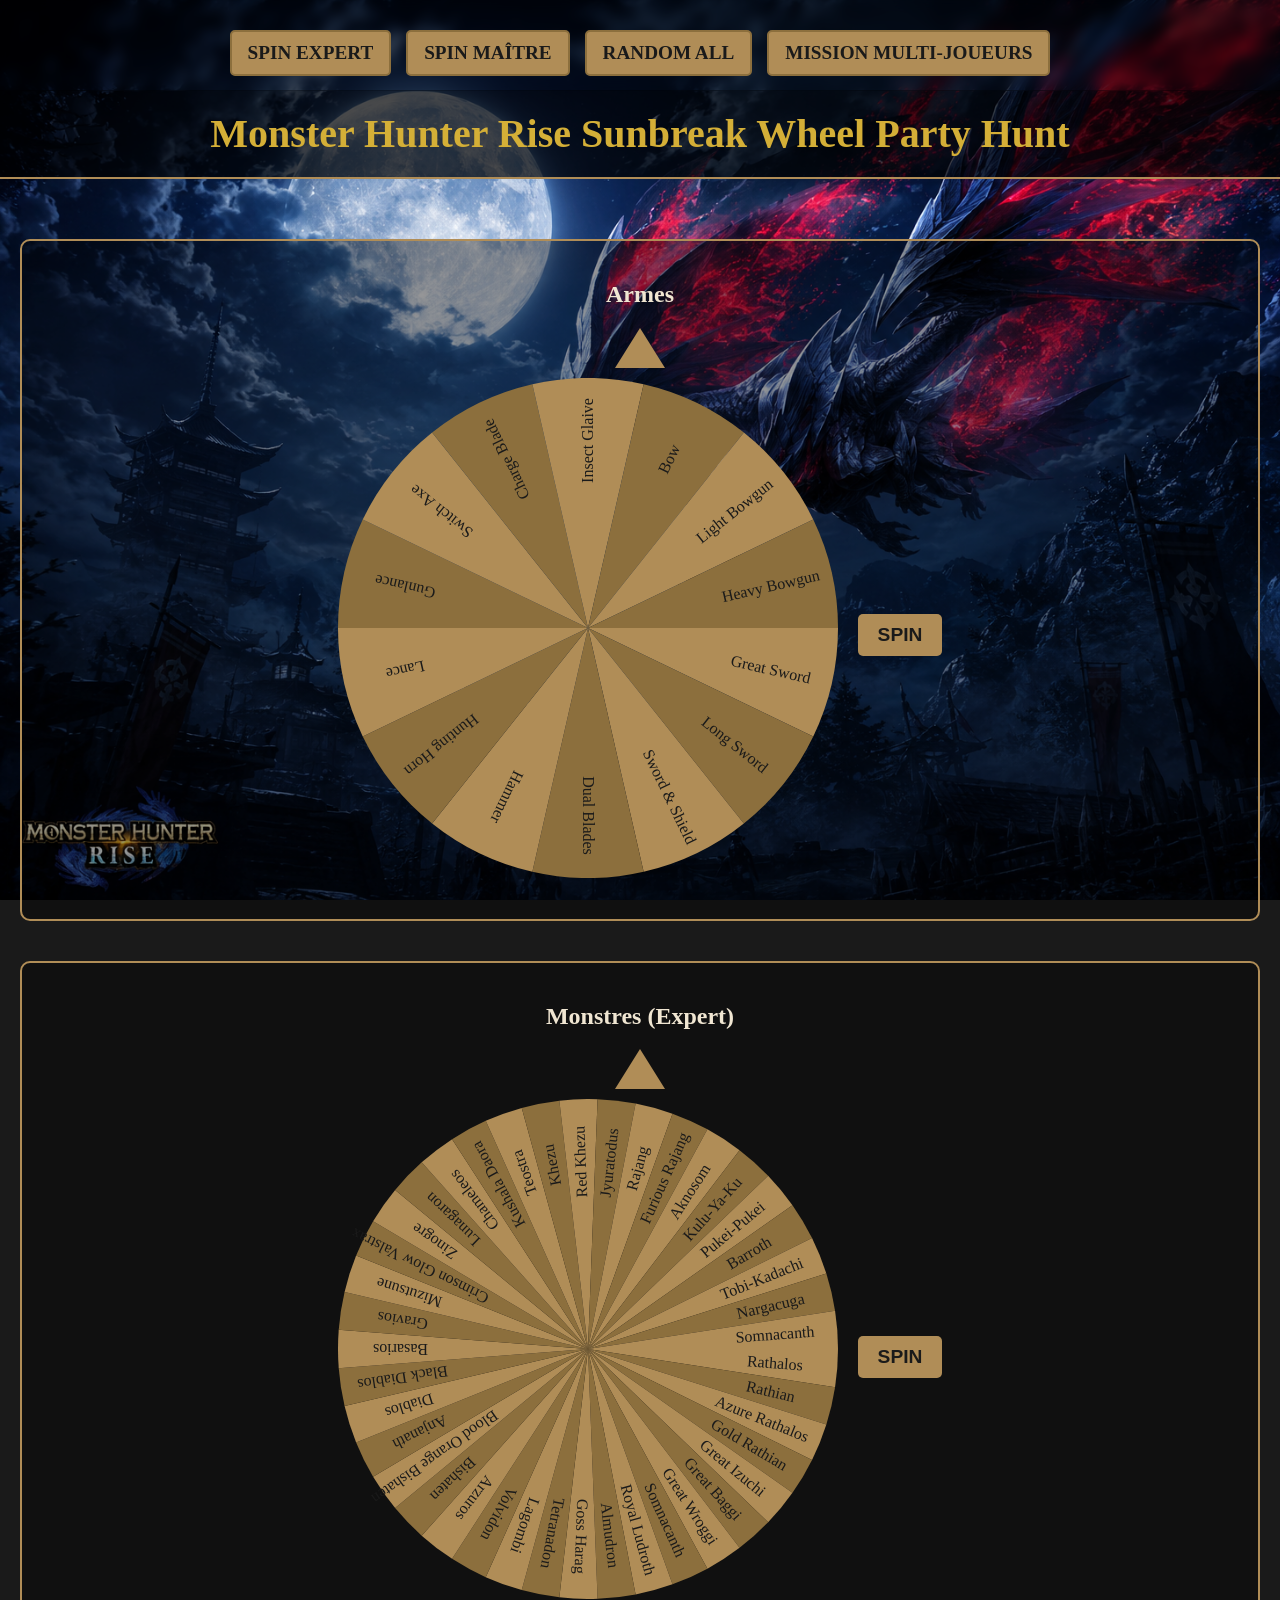
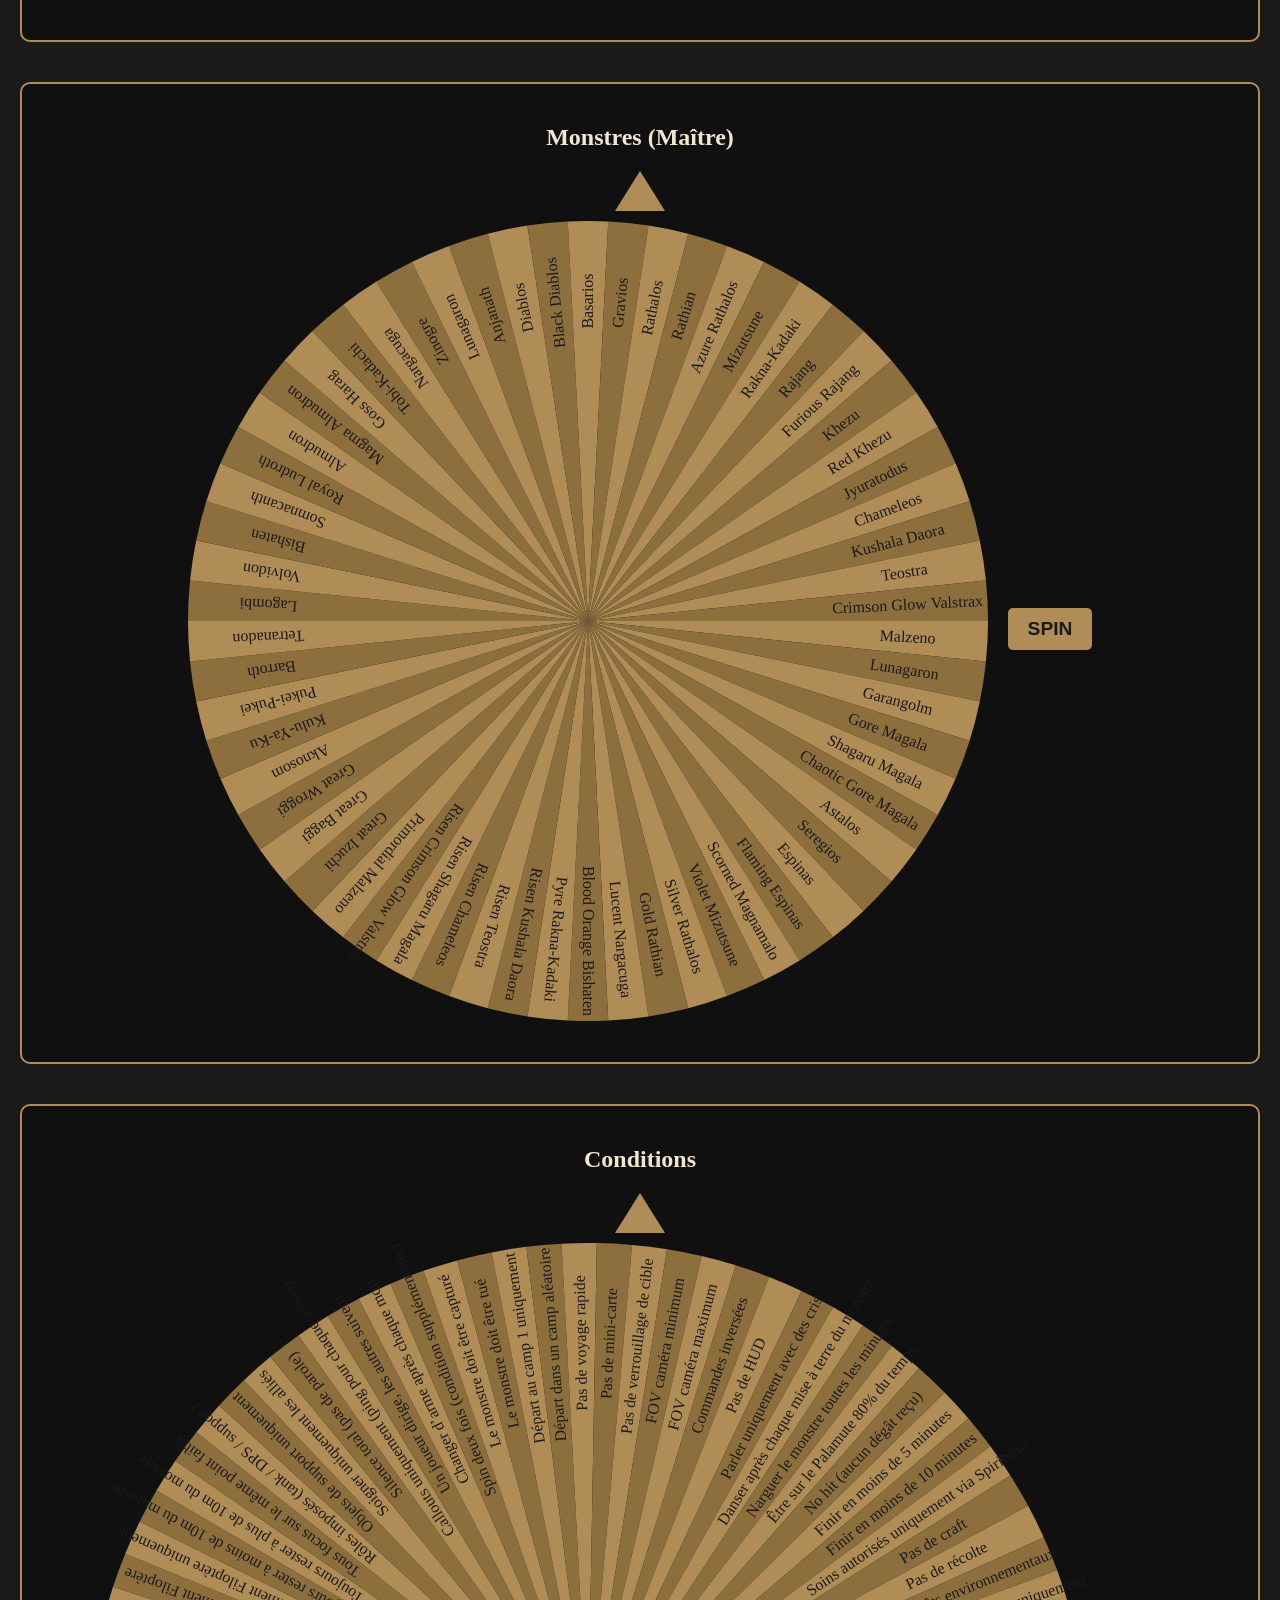
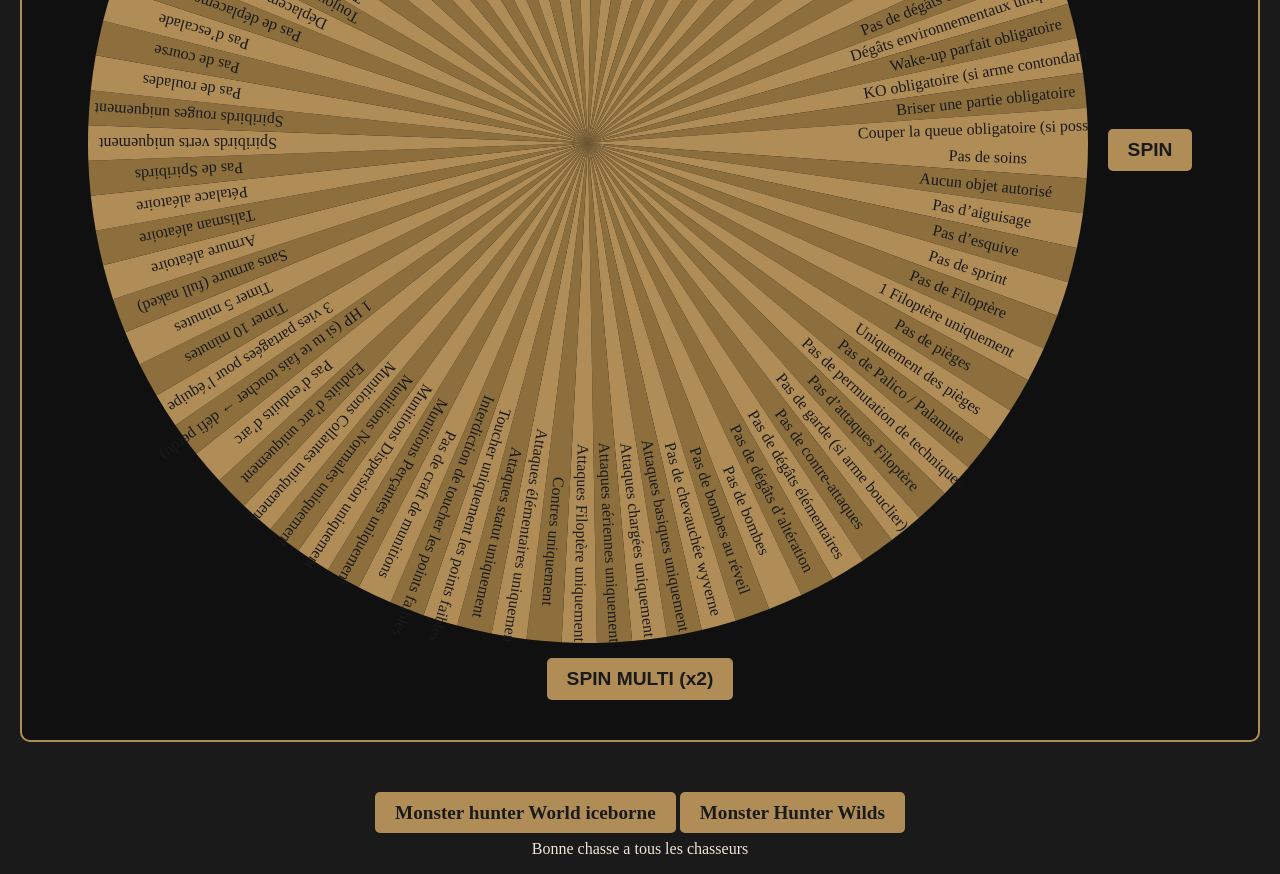
<file: index.html>
<!DOCTYPE html>
<html lang="fr">
<head>
    <meta charset="UTF-8">
    <title>Monster Hunter Wheel Party Hunt</title>
    <link rel="stylesheet" href="style.css">
</head>
<body>

<div class="top-buttons">
    <button onclick="spinSet('expert')">SPIN EXPERT</button>
    <button onclick="spinSet('master')">SPIN MAÎTRE</button>
    <button onclick="spinRandom()">RANDOM ALL</button>
    <button onclick="spinForPlayers()">MISSION MULTI-JOUEURS</button>
</div>

<header>
    <h1>Monster Hunter Rise Sunbreak Wheel Party Hunt</h1>
</header>

<main>

    <section class="wheel-section">
        <h2>Armes</h2>
        <div class="pointer"></div>
        <div class="wheel-container">
          <canvas id="weaponWheel" width="500" height="500"></canvas>
            <button onclick="spinWheel('weaponWheel')">SPIN</button>
        </div>
        <p class="result" id="weaponWheelResult"></p>
    </section>

    <section class="wheel-section">
        <h2>Monstres (Expert)</h2>
        <div class="pointer"></div>
        <div class="wheel-container">
           <canvas id="monsterExpertWheel" width="500" height="500"></canvas>
            <button onclick="spinWheel('monsterExpertWheel')">SPIN</button>
        </div>
        <p class="result" id="monsterExpertWheelResult"></p>
    </section>

    <section class="wheel-section">
        <h2>Monstres (Maître)</h2>
        <div class="pointer"></div>
        <div class="wheel-container">
           <canvas id="monsterMasterWheel" width="800" height="800"></canvas>
            <button onclick="spinWheel('monsterMasterWheel')">SPIN</button>
        </div>
        <p class="result" id="monsterMasterWheelResult"></p>
    </section>

    <section class="wheel-section">
        <h2>Conditions</h2>
        <div class="pointer"></div>
        <div class="wheel-container">
            <canvas id="conditionsWheel" width="1000" height="1000"></canvas>
            <button onclick="spinWheel('conditionsWheel')">SPIN</button>
        </div>
          <button class="spin-btn" id="multiSpinBtn">SPIN MULTI (x2)</button>

    <p class="result" id="conditionsWheelResult"></p>
        <p class="result" id="conditionsWheelResult"></p>
    </section>

</main>


<div id="resultPopup" class="popup">
    <div class="popup-content">
        <h2>Résultats</h2>
        <p id="popupMode"></p>
        <p id="popupWeapon"></p>
        <p id="popupMonster"></p>
        <p id="popupCondition"></p>
        <button onclick="closePopup()">Fermer</button>
    </div>
</div>
<div id="multiPopup" class="popup">
    <div class="popup-content">
        <h2>Mission Multi‑Joueurs</h2>
        <div id="multiResults"></div>
        <button onclick="closeMultiPopup()">Fermer</button>
    </div>
</div>
<script src="script.js"></script>
</body>
<footer>
    <a href="mhworld.html"  class="button"> Monster hunter World iceborne</a>

    <a href="mhwilds.html" class="button">Monster Hunter Wilds</a>
    <p>Bonne chasse a tous les chasseurs</p>
</footer>
</html>
</file>
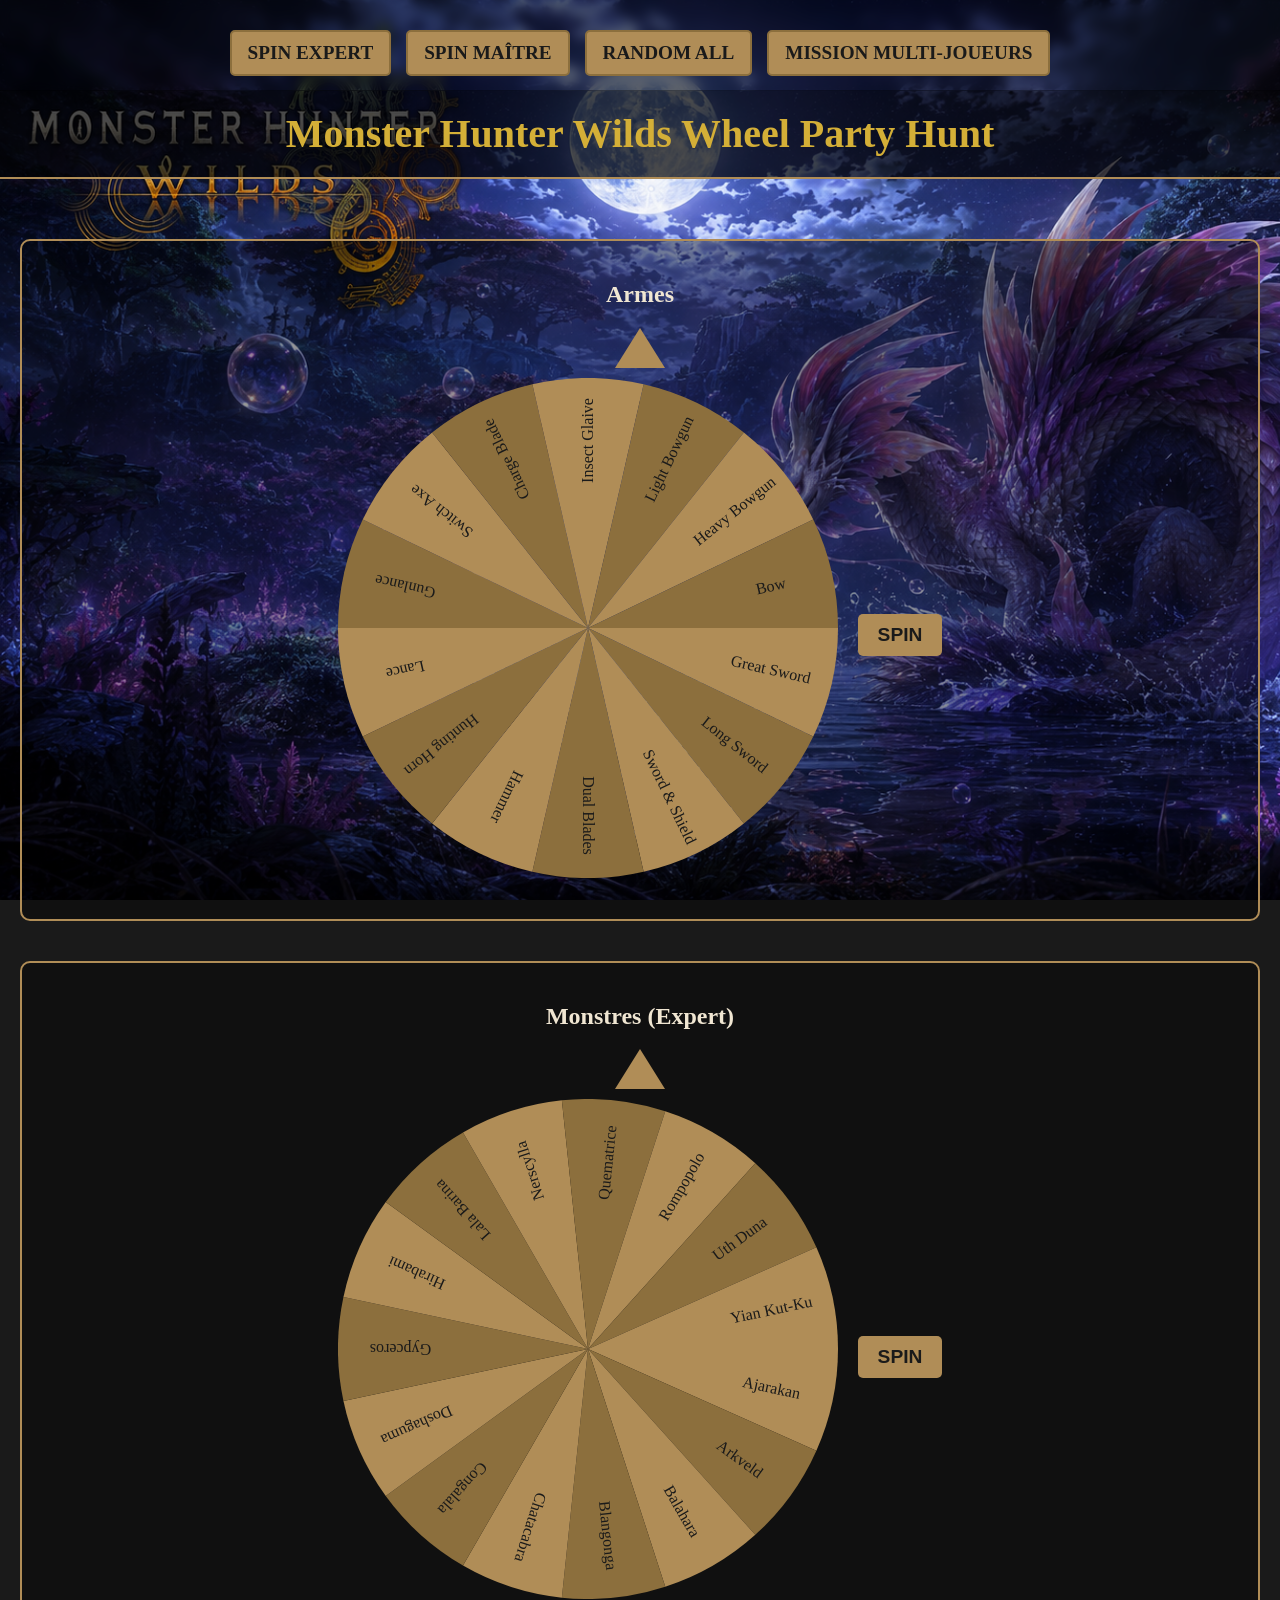
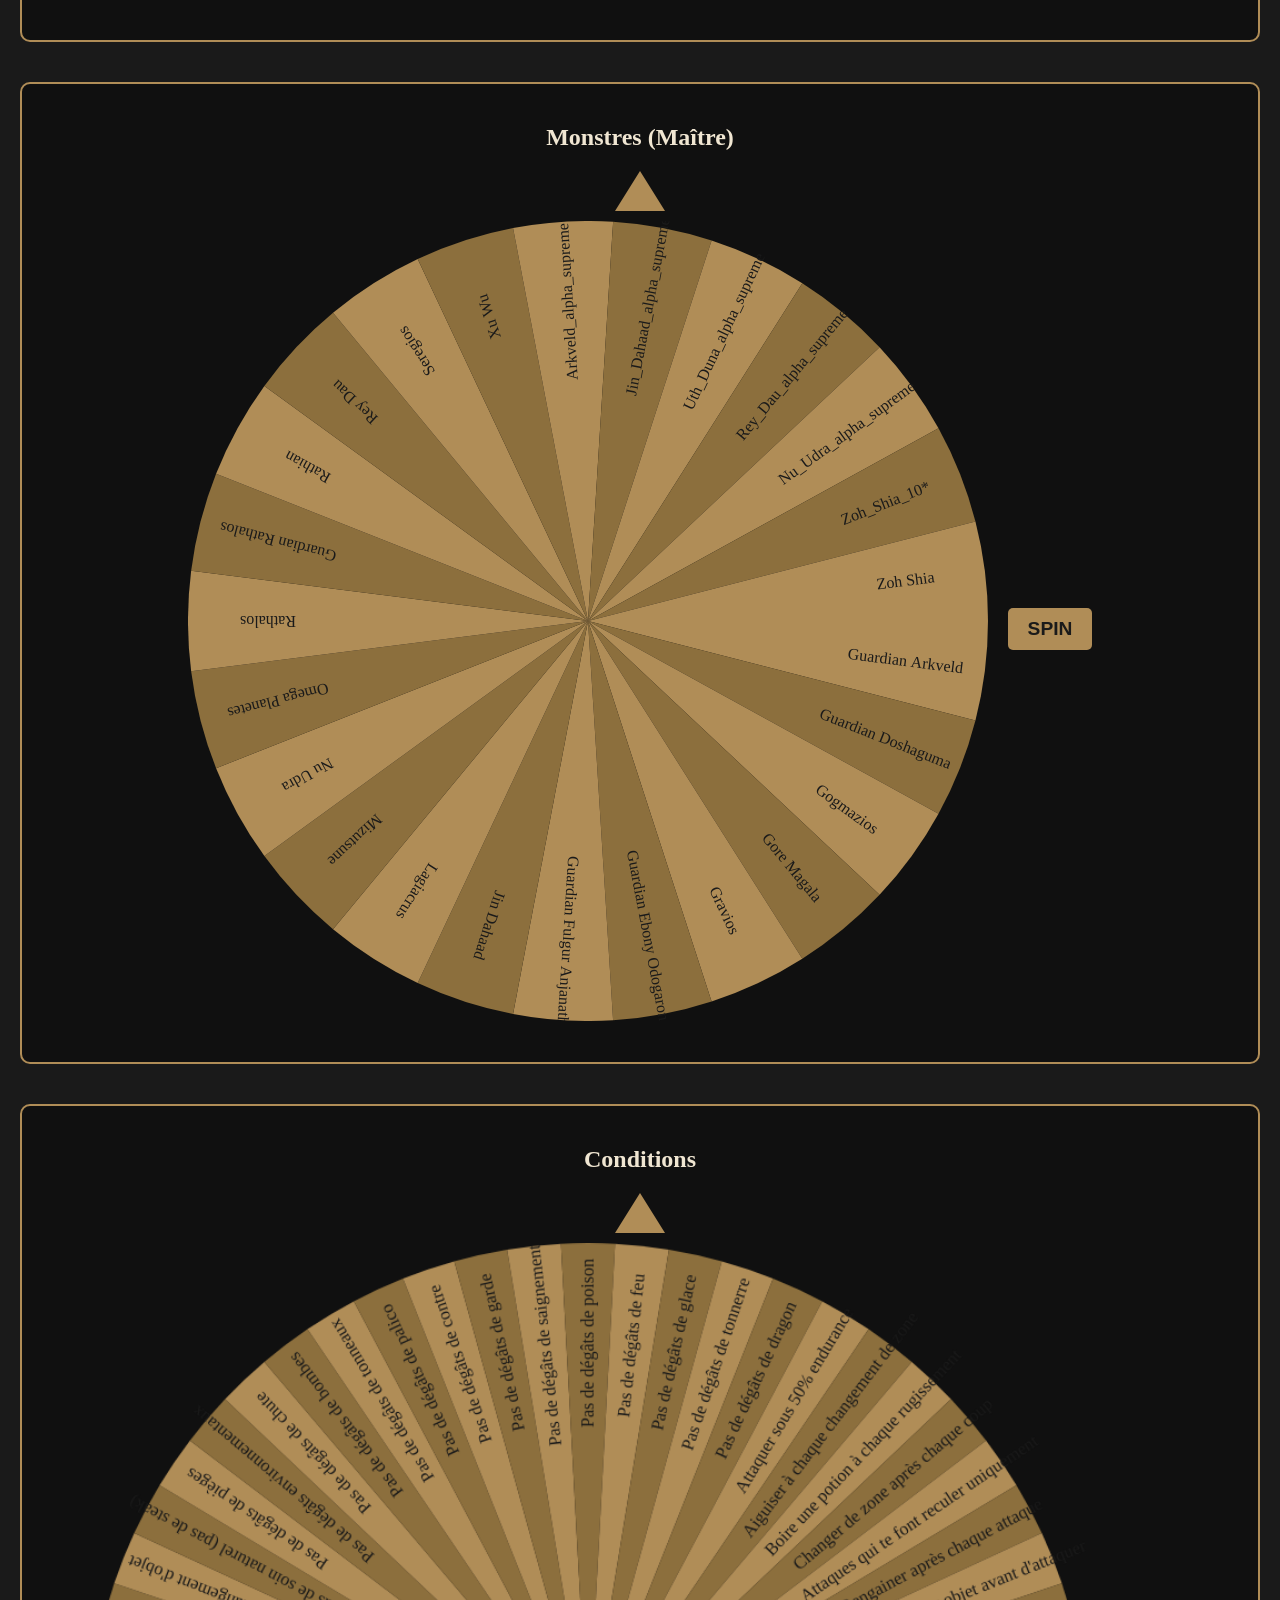
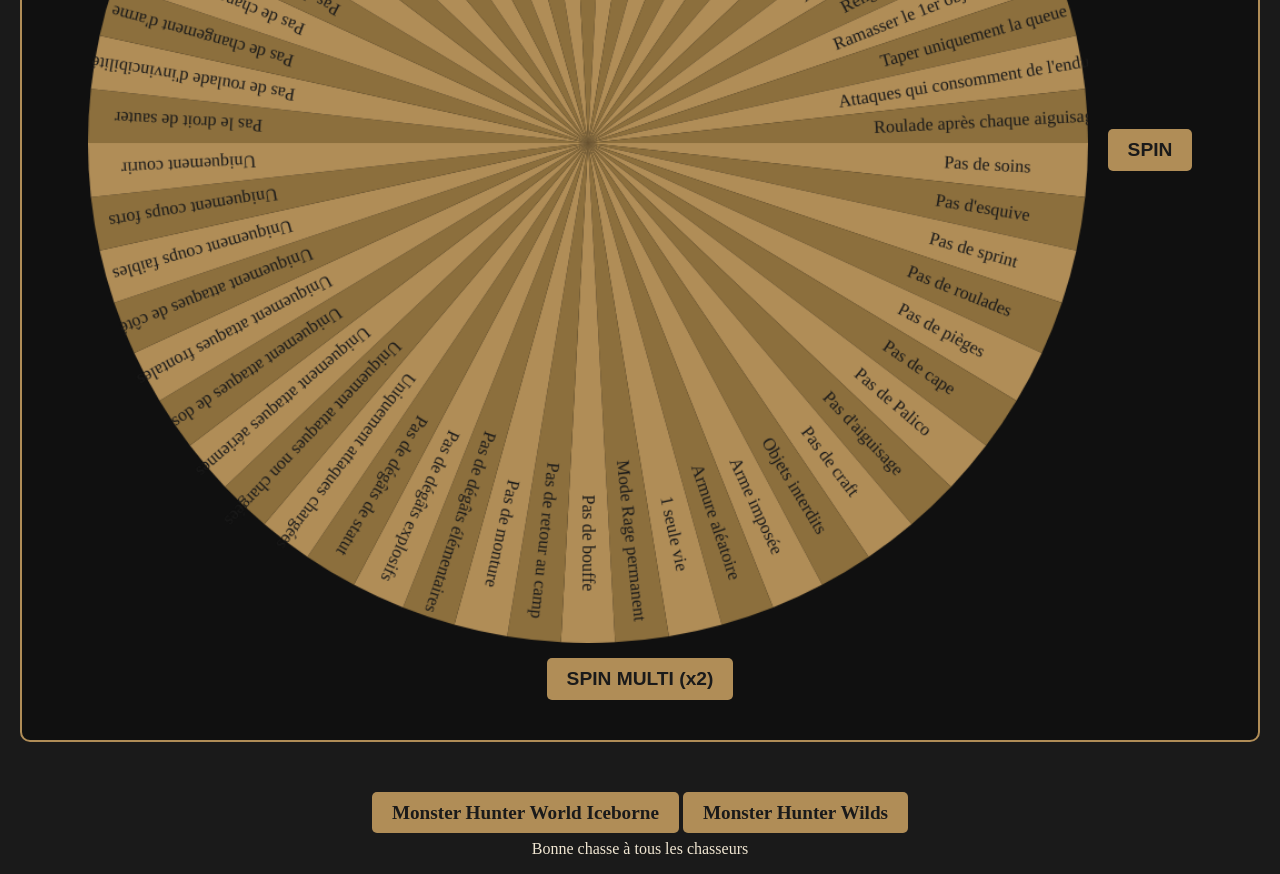
<file: mhwilds.html>
<!DOCTYPE html>
<html lang="fr">
<head>
    <meta charset="UTF-8">
    <title>Monster Hunter Wilds Wheel Party Hunt</title>
    <link rel="stylesheet" href="mhwilds.css">
</head>

<body>

<!-- BOUTONS DU HAUT -->
<div class="top-buttons">
    <button onclick="spinSet('expert')">SPIN EXPERT</button>
    <button onclick="spinSet('master')">SPIN MAÎTRE</button>
    <button onclick="spinRandom()">RANDOM ALL</button>
    <button onclick="spinForPlayers()">MISSION MULTI-JOUEURS</button>
</div>

<header>
    <h1>Monster Hunter Wilds Wheel Party Hunt</h1>
</header>

<main>

    <!-- ROUE ARMES -->
    <section class="wheel-section">
        <h2>Armes</h2>
        <div class="pointer"></div>

        <div class="wheel-container">
            <canvas id="weaponWheel" width="500" height="500"></canvas>
            <button onclick="spinWheel('weaponWheel')">SPIN</button>
        </div>

        <p class="result" id="weaponWheelResult"></p>
    </section>

    <!-- ROUE MONSTRES EXPERT -->
    <section class="wheel-section">
        <h2>Monstres (Expert)</h2>
        <div class="pointer"></div>

        <div class="wheel-container">
            <canvas id="monsterExpertWheel" width="500" height="500"></canvas>
            <button onclick="spinWheel('monsterExpertWheel')">SPIN</button>
        </div>

        <p class="result" id="monsterExpertWheelResult"></p>
    </section>

    <!-- ROUE MONSTRES MAÎTRE -->
    <section class="wheel-section">
        <h2>Monstres (Maître)</h2>
        <div class="pointer"></div>

        <div class="wheel-container">
            <canvas id="monsterMasterWheel" width="800" height="800"></canvas>
            <button onclick="spinWheel('monsterMasterWheel')">SPIN</button>
        </div>

        <p class="result" id="monsterMasterWheelResult"></p>
    </section>

    <!-- ROUE CONDITIONS -->
    <section class="wheel-section">
        <h2>Conditions</h2>
        <div class="pointer"></div>

        <div class="wheel-container">
            <canvas id="conditionsWheel" width="900" height="900"></canvas>
            <button onclick="spinWheel('conditionsWheel')">SPIN</button>
        </div>

        <!-- BOUTON MULTI CONDITIONS -->
        <button class="spin-btn" id="multiSpinBtn">SPIN MULTI (x2)</button>

        <!-- Résultat Conditions -->
        <p class="result" id="conditionsWheelResult"></p>
    </section>

</main>

<!-- POPUP RESULTAT -->
<div id="resultPopup" class="popup">
    <div class="popup-content">
        <h2>Résultats</h2>
        <p id="popupMode"></p>
        <p id="popupWeapon"></p>
        <p id="popupMonster"></p>
        <p id="popupCondition"></p>
        <button onclick="closePopup()">Fermer</button>
    </div>
</div>

<!-- POPUP MULTI-JOUEURS -->
<div id="multiPopup" class="popup">
    <div class="popup-content">
        <h2>Mission Multi‑Joueurs</h2>
        <div id="multiResults"></div>
        <button onclick="closeMultiPopup()">Fermer</button>
    </div>
</div>

<script src="mhwilds.js"></script>

<footer>
    <a href="mhworld.html" class="button">Monster Hunter World Iceborne</a>
    <a href="index.html" class="button">Monster Hunter Wilds</a>
    <p>Bonne chasse à tous les chasseurs</p>
</footer>

</body>
</html>
</file>
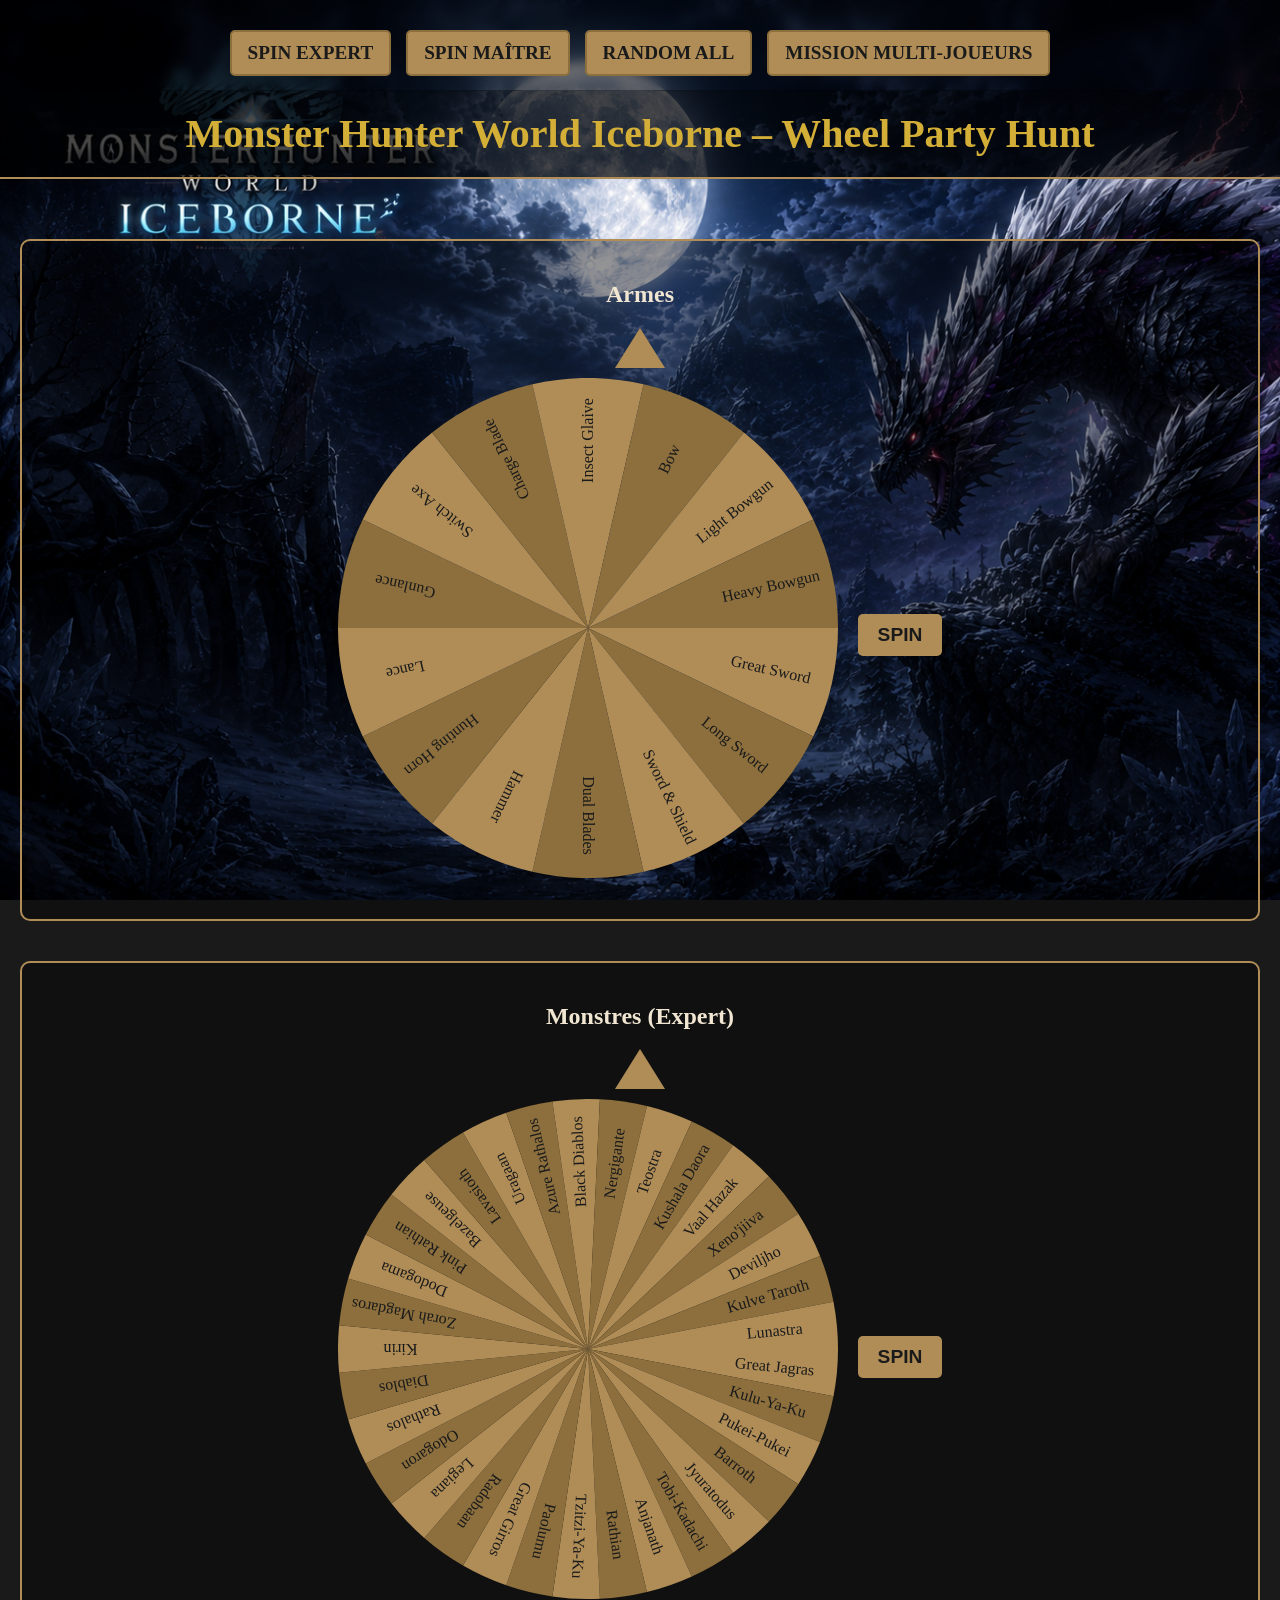
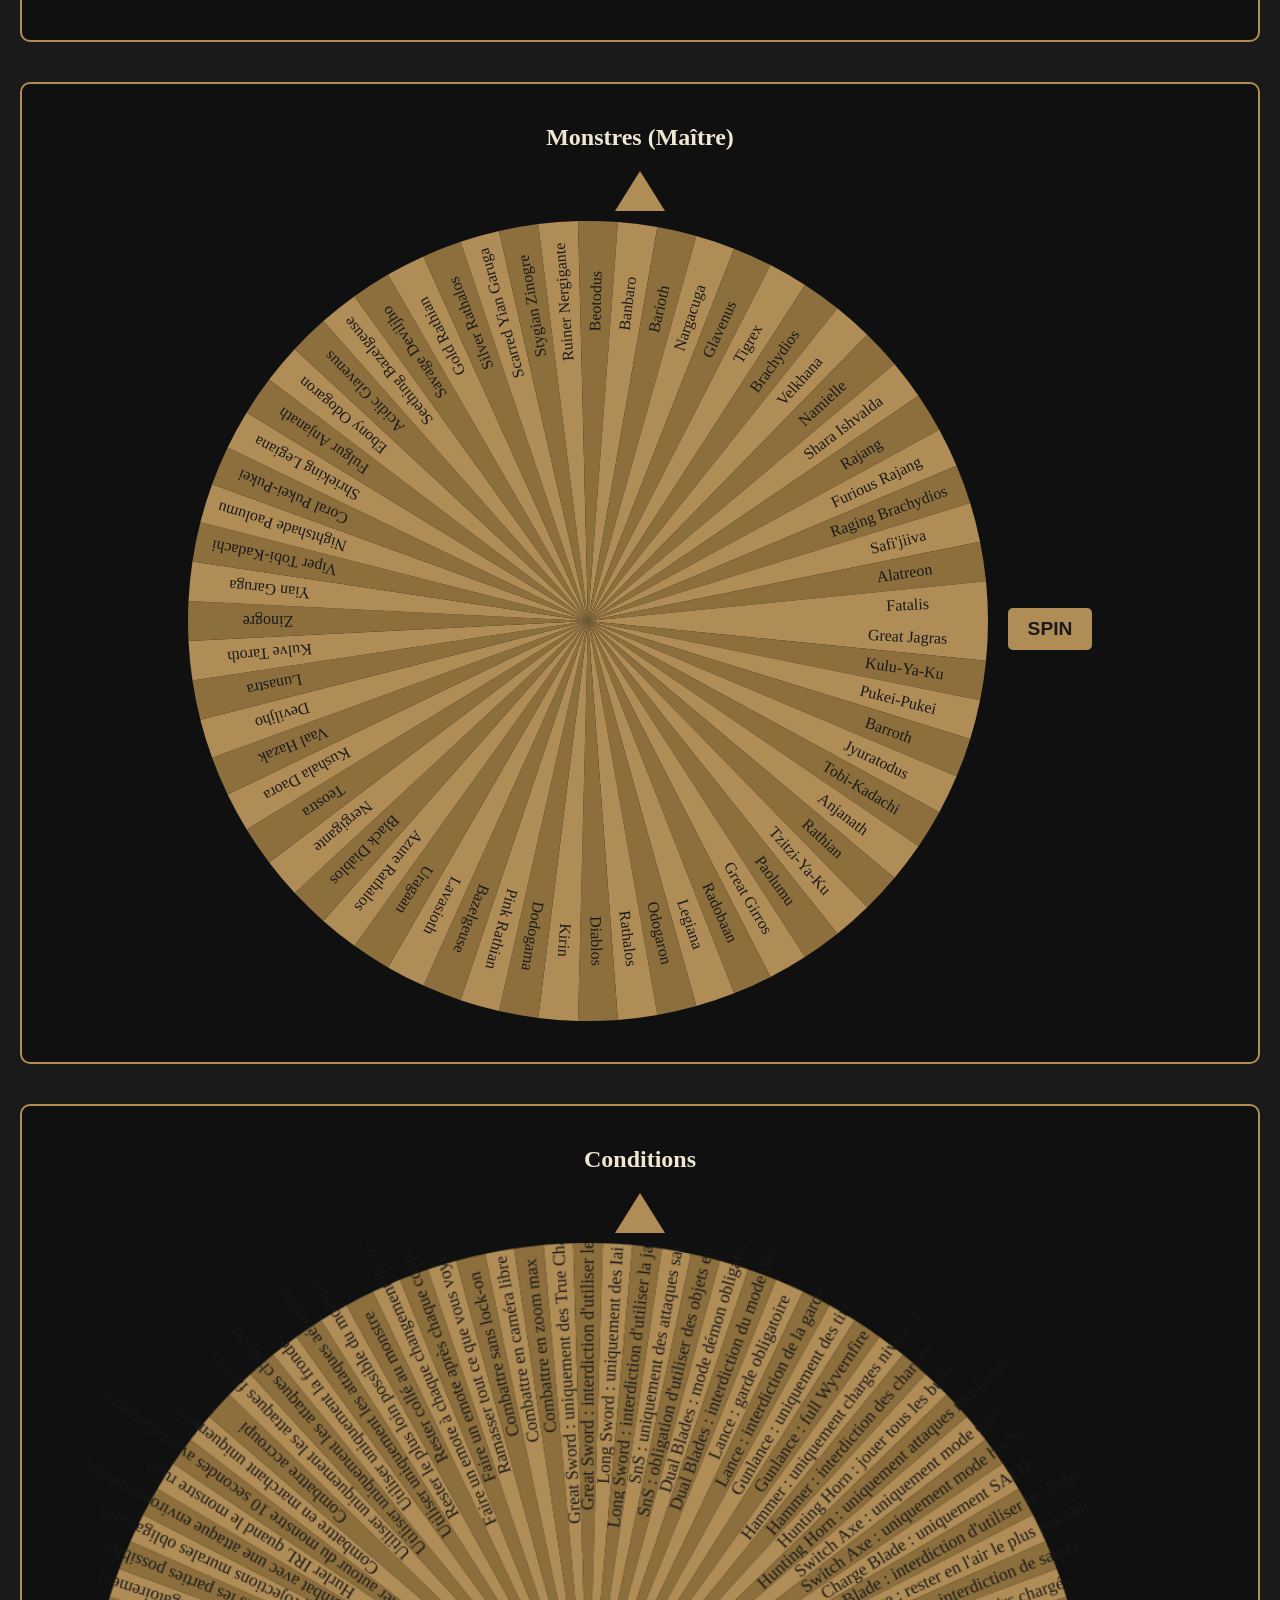
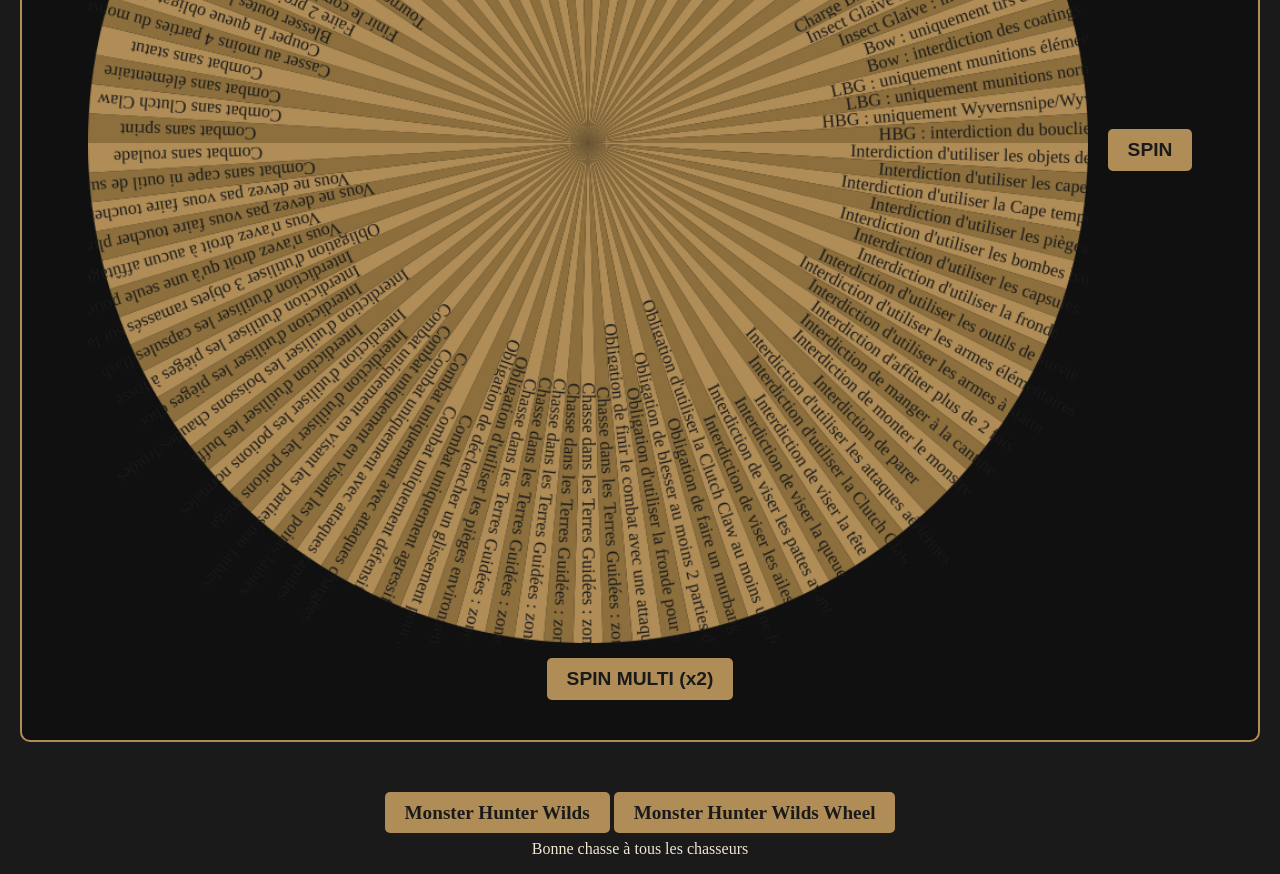
<file: mhworld.html>
<!DOCTYPE html>
<html lang="fr">
<head>
    <meta charset="UTF-8">
    <title>Monster Hunter World Iceborne – Wheel Party Hunt</title>
    <link rel="stylesheet" href="stylemhworld.css">
</head>

<body>

<!-- BOUTONS DU HAUT -->
<div class="top-buttons">
    <button onclick="spinSet('expert')">SPIN EXPERT</button>
    <button onclick="spinSet('master')">SPIN MAÎTRE</button>
    <button onclick="spinRandom()">RANDOM ALL</button>
    <button onclick="spinForPlayers()">MISSION MULTI-JOUEURS</button>
</div>

<header>
    <h1>Monster Hunter World Iceborne – Wheel Party Hunt</h1>
</header>

<main>

    <!-- ROUE ARMES -->
    <section class="wheel-section">
        <h2>Armes</h2>
        <div class="pointer"></div>

        <div class="wheel-container">
            <canvas id="weaponWheel" width="500" height="500"></canvas>
            <button onclick="spinWheel('weaponWheel')">SPIN</button>
        </div>

        <p class="result" id="weaponWheelResult"></p>
    </section>

    <!-- ROUE MONSTRES EXPERT -->
    <section class="wheel-section">
        <h2>Monstres (Expert)</h2>
        <div class="pointer"></div>

        <div class="wheel-container">
            <canvas id="monsterExpertWheel" width="500" height="500"></canvas>
            <button onclick="spinWheel('monsterExpertWheel')">SPIN</button>
        </div>

        <p class="result" id="monsterExpertWheelResult"></p>
    </section>

    <!-- ROUE MONSTRES MAÎTRE -->
    <section class="wheel-section">
        <h2>Monstres (Maître)</h2>
        <div class="pointer"></div>

        <div class="wheel-container">
            <canvas id="monsterMasterWheel" width="800" height="800"></canvas>
            <button onclick="spinWheel('monsterMasterWheel')">SPIN</button>
        </div>

        <p class="result" id="monsterMasterWheelResult"></p>
    </section>

    <!-- ROUE CONDITIONS -->
    <section class="wheel-section">
        <h2>Conditions</h2>
        <div class="pointer"></div>

        <div class="wheel-container">
            <canvas id="conditionsWheel" width="900" height="900"></canvas>
            <button onclick="spinWheel('conditionsWheel')">SPIN</button>
        </div>

        <!-- BOUTON MULTI CONDITIONS -->
        <button class="spin-btn" id="multiSpinBtn">SPIN MULTI (x2)</button>

        <p class="result" id="conditionsWheelResult"></p>
    </section>

</main>

<!-- POPUP RESULTAT -->
<div id="resultPopup" class="popup">
    <div class="popup-content">
        <h2>Résultats</h2>
        <p id="popupMode"></p>
        <p id="popupWeapon"></p>
        <p id="popupMonster"></p>
        <p id="popupCondition"></p>
        <button onclick="closePopup()">Fermer</button>
    </div>
</div>

<!-- POPUP MULTI-JOUEURS -->
<div id="multiPopup" class="popup">
    <div class="popup-content">
        <h2>Mission Multi‑Joueurs</h2>
        <div id="multiResults"></div>
        <button onclick="closeMultiPopup()">Fermer</button>
    </div>
</div>

<script src="scriptmhworld.js"></script>

<footer>
    <a href="index.html" class="button">Monster Hunter Wilds</a>
    <a href="mhwilds.html" class="button">Monster Hunter Wilds Wheel</a>
    <p>Bonne chasse à tous les chasseurs</p>
</footer>

</body>
</html>
</file>
<file: style.css>
/* --- GLOBAL --- */
body {
    margin: 0;
    font-family: "Cinzel", serif;
    background: #1a1a1a url('assets/ChatGPT Image 9 mai 2026, 11_34_23.png');
    background-size: cover;
    background-attachment: fixed;
    color: #f0e6d2;
    text-align: center;
}

/* --- BARRE DES BOUTONS FIXÉE EN HAUT --- */
.top-buttons {
    width: 100%;
    padding: 15px 0;
    display: flex;
    justify-content: center;
    gap: 15px;
    background: rgba(0, 0, 0, 0.55);
    backdrop-filter: blur(6px);
    position: fixed;
    top: 0;
    left: 0;
    z-index: 2000;
}

/* --- STYLE DES BOUTONS DU HAUT --- */
.top-buttons button {
    padding: 10px 16px;
    font-family: "Cinzel", serif;
    background: #b08d57;
    border: 2px solid #8c6f3d;
    color: #1a1a1a;
    cursor: pointer;
    transition: 0.2s;
}

.top-buttons button:hover {
    background: #d4b47a;
    transform: scale(1.05);
}

/* --- HEADER (SOUS LES BOUTONS) --- */
header {
    padding: 20px;
    background: rgba(0,0,0,0.7);
    border-bottom: 2px solid #b08d57;
    margin-top: 90px;
}

h1 {
    margin: 0;
    font-size: 2.5rem;
    color: #d4af37;
}

/* --- MAIN --- */
main {
    padding: 20px;
}

/* --- SECTIONS DES ROUES --- */
.wheel-section {
    margin: 40px auto;
    padding: 20px;
    max-width: 1200px;
    background: rgba(0, 0, 0, 0.4);
    border: 2px solid #b08d57;
    border-radius: 10px;
}

/* --- CONTENEUR DES ROUES --- */
.wheel-container {
    display: flex;
    flex-direction: row;
    justify-content: center;
    align-items: center;
    gap: 20px;
}

/* --- TAILLES DES ROUES --- */
#weaponWheel, #monsterExpertWheel {
    width: 500px;
    height: 500px;
}

#monsterMasterWheel {
    width: 800px;
    height: 800px;
}

#conditionsWheel {
    width: 1000px;
    height: 1000px;
}

/* --- BOUTONS DES ROUES --- */
button {
    margin-top: 15px;
    padding: 10px 20px;
    font-size: 1.2rem;
    background: #b08d57;
    border: none;
    border-radius: 5px;
    cursor: pointer;
    color: #1a1a1a;
    font-weight: bold;
}

button:hover {
    background: #d4af37;
}

/* bouton footer */
.button {
    text-decoration: none;
    margin-top: 15px;
    padding: 10px 20px;
    font-size: 1.2rem;
    background: #b08d57;
    border: none;
    border-radius: 5px;
    cursor: pointer;
    color: #1a1a1a;
    font-weight: bold;
}

/* --- RÉSULTATS --- */
.result {
    margin-top: 15px;
    font-size: 1.3rem;
    color: #d4af37;
}

/* --- POINTEUR DES ROUES --- */
.pointer {
    width: 0;
    height: 0;
    border-left: 25px solid transparent;
    border-right: 25px solid transparent;
    border-bottom: 40px solid #b08d57;
    margin: 0 auto 10px auto;
}

/* --- POPUP --- */
.popup {
    display: none;
    position: fixed;
    top: 0; left: 0;
    width: 100%; height: 100%;
    background: rgba(0,0,0,0.7);
    justify-content: center;
    align-items: center;
    z-index: 3000;
}

.popup-content {
    background: #222;
    padding: 20px;
    border: 2px solid #b08d57;
    border-radius: 10px;
    color: white;
    text-align: center;
}

/* ========================================================= */
/* ===================== RESPONSIVE MOBILE ================= */
/* ========================================================= */

@media (max-width: 768px) {

    body {
        overflow-x: hidden;
    }

    header h1 {
        font-size: 22px;
        padding: 10px;
    }

    /* --- BOUTONS DU HAUT EN COLONNE --- */
    .top-buttons {
        flex-direction: column;
        gap: 10px;
        padding: 10px;
    }

    .top-buttons button {
        width: 100%;
        font-size: 16px;
        padding: 12px;
    }

    /* --- SECTIONS --- */
    .wheel-section {
        padding: 10px;
        margin: 20px 0;
    }

    .wheel-section h2 {
        font-size: 20px;
    }

    /* --- ROUES ADAPTÉES --- */
    .wheel-container {
        flex-direction: column;
    }

    .wheel-container canvas {
        width: 90vw !important;
        height: 90vw !important;
        max-width: 350px;
        max-height: 350px;
    }

    /* --- BOUTONS DES ROUES --- */
    .wheel-section button {
        width: 90%;
        font-size: 16px;
        padding: 10px;
    }

    /* --- POPUP --- */
    .popup-content {
        width: 90%;
        max-width: 350px;
        padding: 15px;
        font-size: 16px;
    }

    /* --- FOOTER --- */
    footer .button {
        display: block;
        margin: 10px auto;
        width: 80%;
    }
}
</file>
<file: mhwilds.css>
/* --- GLOBAL --- */
body {
    margin: 0;
    font-family: "Cinzel", serif;
    background: #1a1a1a url('assets/ChatGPT Image 9 mai 2026, 12_06_16.png');
    background-size: cover;
    background-attachment: fixed;
    color: #f0e6d2;
    text-align: center;
}

/* --- BARRE DES BOUTONS FIXÉE EN HAUT --- */
.top-buttons {
    width: 100%;
    padding: 15px 0;
    display: flex;
    justify-content: center;
    gap: 15px;
    background: rgba(0, 0, 0, 0.55);
    backdrop-filter: blur(6px);
    position: fixed;
    top: 0;
    left: 0;
    z-index: 2000;
}

/* --- STYLE DES BOUTONS DU HAUT --- */
.top-buttons button {
    padding: 10px 16px;
    font-family: "Cinzel", serif;
    background: #b08d57;
    border: 2px solid #8c6f3d;
    color: #1a1a1a;
    cursor: pointer;
    transition: 0.2s;
}

.top-buttons button:hover {
    background: #d4b47a;
    transform: scale(1.05);
}

/* --- HEADER (SOUS LES BOUTONS) --- */
header {
    padding: 20px;
    background: rgba(0,0,0,0.7);
    border-bottom: 2px solid #b08d57;
    margin-top: 90px;
}

h1 {
    margin: 0;
    font-size: 2.5rem;
    color: #d4af37;
}

/* --- MAIN --- */
main {
    padding: 20px;
}

/* --- SECTIONS DES ROUES --- */
.wheel-section {
    margin: 40px auto;
    padding: 20px;
    max-width: 1200px;
    background: rgba(0, 0, 0, 0.4);
    border: 2px solid #b08d57;
    border-radius: 10px;
}

/* --- CONTENEUR DES ROUES --- */
.wheel-container {
    display: flex;
    flex-direction: row;
    justify-content: center;
    align-items: center;
    gap: 20px;
}

/* --- TAILLES DES ROUES --- */
#weaponWheel, #monsterExpertWheel {
    width: 500px;
    height: 500px;
}

#monsterMasterWheel {
    width: 800px;
    height: 800px;
}

#conditionsWheel {
    width: 1000px;
    height: 1000px;
}

/* --- BOUTONS DES ROUES --- */
button {
    margin-top: 15px;
    padding: 10px 20px;
    font-size: 1.2rem;
    background: #b08d57;
    border: none;
    border-radius: 5px;
    cursor: pointer;
    color: #1a1a1a;
    font-weight: bold;
}

button:hover {
    background: #d4af37;
}

/* bouton footer */
.button {
    text-decoration: none;
    margin-top: 15px;
    padding: 10px 20px;
    font-size: 1.2rem;
    background: #b08d57;
    border: none;
    border-radius: 5px;
    cursor: pointer;
    color: #1a1a1a;
    font-weight: bold;
}

/* --- RÉSULTATS --- */
.result {
    margin-top: 15px;
    font-size: 1.3rem;
    color: #d4af37;
}

/* --- POINTEUR DES ROUES --- */
.pointer {
    width: 0;
    height: 0;
    border-left: 25px solid transparent;
    border-right: 25px solid transparent;
    border-bottom: 40px solid #b08d57;
    margin: 0 auto 10px auto;
}

/* --- POPUP --- */
.popup {
    display: none;
    position: fixed;
    top: 0; left: 0;
    width: 100%; height: 100%;
    background: rgba(0,0,0,0.7);
    justify-content: center;
    align-items: center;
    z-index: 3000;
}

.popup-content {
    background: #222;
    padding: 20px;
    border: 2px solid #b08d57;
    border-radius: 10px;
    color: white;
    text-align: center;
}

/* ========================================================= */
/* ===================== RESPONSIVE MOBILE ================= */
/* ========================================================= */

@media (max-width: 768px) {

    body {
        overflow-x: hidden;
    }

    header h1 {
        font-size: 22px;
        padding: 10px;
    }

    /* --- BOUTONS DU HAUT EN COLONNE --- */
    .top-buttons {
        flex-direction: column;
        gap: 10px;
        padding: 10px;
    }

    .top-buttons button {
        width: 100%;
        font-size: 16px;
        padding: 12px;
    }

    /* --- SECTIONS --- */
    .wheel-section {
        padding: 10px;
        margin: 20px 0;
    }

    .wheel-section h2 {
        font-size: 20px;
    }

    /* --- ROUES ADAPTÉES --- */
    .wheel-container {
        flex-direction: column;
    }

    .wheel-container canvas {
        width: 90vw !important;
        height: 90vw !important;
        max-width: 350px;
        max-height: 350px;
    }

    /* --- BOUTONS DES ROUES --- */
    .wheel-section button {
        width: 90%;
        font-size: 16px;
        padding: 10px;
    }

    /* --- POPUP --- */
    .popup-content {
        width: 90%;
        max-width: 350px;
        padding: 15px;
        font-size: 16px;
    }

    /* --- FOOTER --- */
    footer .button {
        display: block;
        margin: 10px auto;
        width: 80%;
    }
}
</file>
<file: stylemhworld.css>
/* --- GLOBAL --- */
body {
    margin: 0;
    font-family: "Cinzel", serif;
    background: #1a1a1a url('assets/ChatGPT Image 9 mai 2026, 12_02_55.png');
    background-size: cover;
    background-attachment: fixed;
    color: #f0e6d2;
    text-align: center;
}

/* --- BARRE DES BOUTONS FIXÉE EN HAUT --- */
.top-buttons {
    width: 100%;
    padding: 15px 0;
    display: flex;
    justify-content: center;
    gap: 15px;
    background: rgba(0, 0, 0, 0.55);
    backdrop-filter: blur(6px);
    position: fixed;
    top: 0;
    left: 0;
    z-index: 2000;
}

/* --- STYLE DES BOUTONS DU HAUT --- */
.top-buttons button {
    padding: 10px 16px;
    font-family: "Cinzel", serif;
    background: #b08d57;
    border: 2px solid #8c6f3d;
    color: #1a1a1a;
    cursor: pointer;
    transition: 0.2s;
}

.top-buttons button:hover {
    background: #d4b47a;
    transform: scale(1.05);
}

/* --- HEADER (SOUS LES BOUTONS) --- */
header {
    padding: 20px;
    background: rgba(0,0,0,0.7);
    border-bottom: 2px solid #b08d57;
    margin-top: 90px;
}

h1 {
    margin: 0;
    font-size: 2.5rem;
    color: #d4af37;
}

/* --- MAIN --- */
main {
    padding: 20px;
}

/* --- SECTIONS DES ROUES --- */
.wheel-section {
    margin: 40px auto;
    padding: 20px;
    max-width: 1200px;
    background: rgba(0, 0, 0, 0.4);
    border: 2px solid #b08d57;
    border-radius: 10px;
}

/* --- CONTENEUR DES ROUES --- */
.wheel-container {
    display: flex;
    flex-direction: row;
    justify-content: center;
    align-items: center;
    gap: 20px;
}

/* --- TAILLES DES ROUES --- */
#weaponWheel, #monsterExpertWheel {
    width: 500px;
    height: 500px;
}

#monsterMasterWheel {
    width: 800px;
    height: 800px;
}

#conditionsWheel {
    width: 1000px;
    height: 1000px;
}

/* Bouton popup */
.conditions-popup-button {
    text-align: center;
    margin-top: 20px;
}

/* Popup général */
.popup {
    display: none;
    position: fixed;
    top: 0;
    left: 0;
    width: 100%;
    height: 100%;
    background: rgba(0,0,0,0.7);
    z-index: 5000;
    justify-content: center;
    align-items: center;
}

/* Contenu du popup */
.popup-content.wheel-popup {
    background: rgba(20,20,20,0.9);
    padding: 20px;
    border-radius: 10px;
    text-align: center;
    max-width: 95vw;
    max-height: 95vh;
    overflow: auto;
}

/* Canvas zoom auto */
#wheelPopup canvas,
#conditionsWheelCanvas {
    width: 90%;
    height: auto;
    max-width: 900px;
    display: block;
    margin: 0 auto 20px auto;
}

/* --- BOUTONS DES ROUES --- */
button {
    margin-top: 15px;
    padding: 10px 20px;
    font-size: 1.2rem;
    background: #b08d57;
    border: none;
    border-radius: 5px;
    cursor: pointer;
    color: #1a1a1a;
    font-weight: bold;
}

button:hover {
    background: #d4af37;
}

/* bouton footer */
.button {
    text-decoration: none;
    margin-top: 15px;
    padding: 10px 20px;
    font-size: 1.2rem;
    background: #b08d57;
    border: none;
    border-radius: 5px;
    cursor: pointer;
    color: #1a1a1a;
    font-weight: bold;
}

/* --- RÉSULTATS --- */
.result {
    margin-top: 15px;
    font-size: 1.3rem;
    color: #d4af37;
}

/* --- POINTEUR DES ROUES --- */
.pointer {
    width: 0;
    height: 0;
    border-left: 25px solid transparent;
    border-right: 25px solid transparent;
    border-bottom: 40px solid #b08d57;
    margin: 0 auto 10px auto;
}

/* --- POPUP --- */
.popup {
    display: none;
    position: fixed;
    top: 0; left: 0;
    width: 100%; height: 100%;
    background: rgba(0,0,0,0.7);
    justify-content: center;
    align-items: center;
    z-index: 3000;
}

.popup-content {
    background: #222;
    padding: 20px;
    border: 2px solid #b08d57;
    border-radius: 10px;
    color: white;
    text-align: center;
}

/* --- ZOOM AUTOMATIQUE DE LA ROUE CONDITIONS (POPUP) --- */
#conditionsWheelCanvas {
    width: 120%;
    max-width: 1200px;
    height: auto;
    display: block;
    margin: 0 auto;
}

/* ========================================================= */
/* ===================== RESPONSIVE MOBILE ================= */
/* ========================================================= */

@media (max-width: 768px) {

    body {
        overflow-x: hidden;
    }

    header h1 {
        font-size: 22px;
        padding: 10px;
    }

    /* --- BOUTONS DU HAUT EN COLONNE --- */
    .top-buttons {
        flex-direction: column;
        gap: 10px;
        padding: 10px;
    }

    .top-buttons button {
        width: 100%;
        font-size: 16px;
        padding: 12px;
    }

    /* --- SECTIONS --- */
    .wheel-section {
        padding: 10px;
        margin: 20px 0;
    }

    .wheel-section h2 {
        font-size: 20px;
    }

    /* --- ROUES ADAPTÉES --- */
    .wheel-container {
        flex-direction: column;
    }

    .wheel-container canvas {
        width: 90vw !important;
        height: 90vw !important;
        max-width: 350px;
        max-height: 350px;
    }

    /* --- BOUTONS DES ROUES --- */
    .wheel-section button {
        width: 90%;
        font-size: 16px;
        padding: 10px;
    }

    /* --- POPUP --- */
    .popup-content {
        width: 90%;
        max-width: 350px;
        padding: 15px;
        font-size: 16px;
    }

    /* --- FOOTER --- */
    footer .button {
        display: block;
        margin: 10px auto;
        width: 80%;
    }
}
</file>
